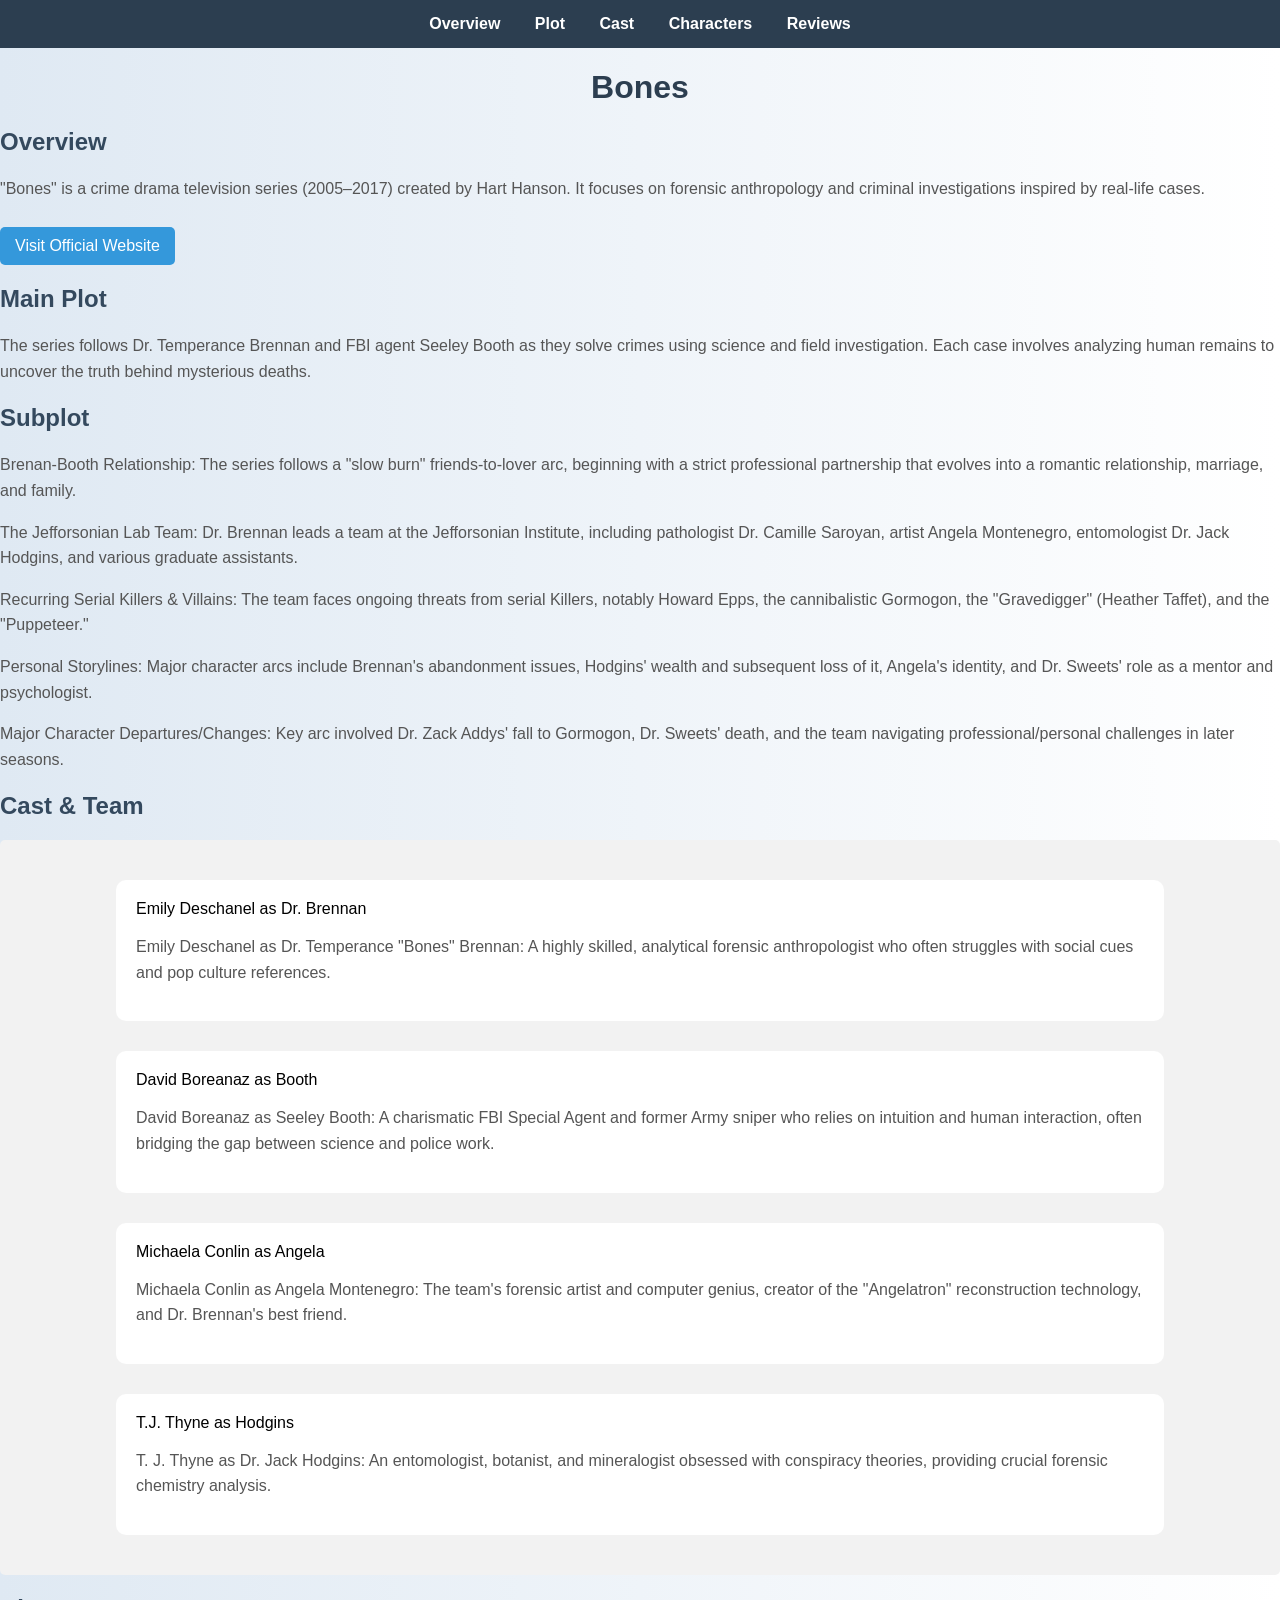
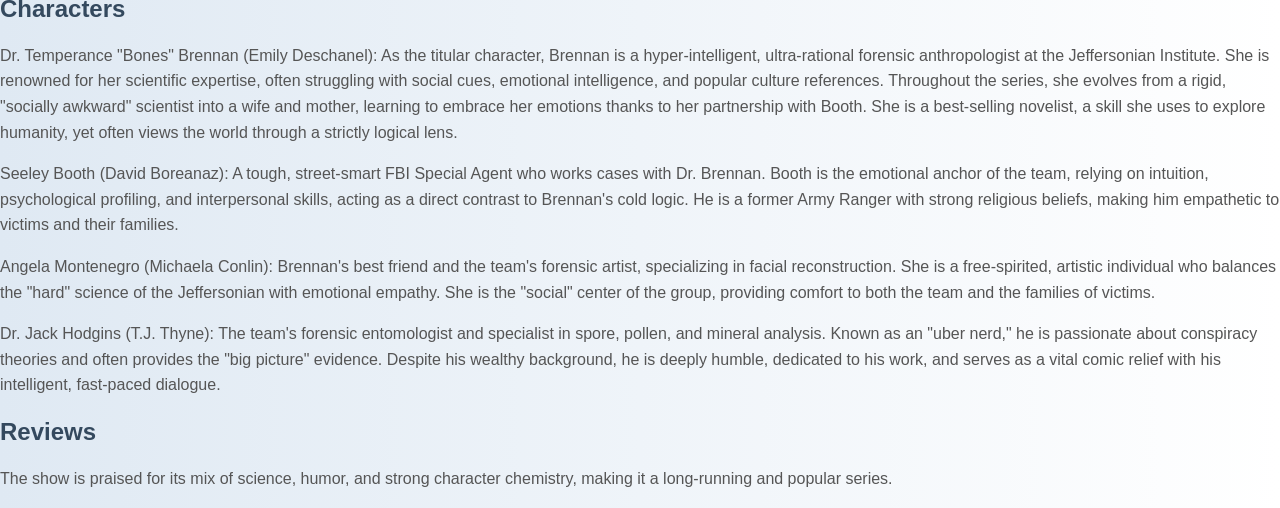
<file: index.html>
<!DOCTYPE html>
<html>
<head>
  <title>Bones TV Series</title>
  <link rel="stylesheet" href="style.css">
</head>

<body>

<!-- NAVBAR -->
<div class="navbar">
  <a href="#overview">Overview</a>
  <a href="#plot">Plot</a>
  <a href="#cast">Cast</a>
  <a href="#characters">Characters</a>
  <a href="#reviews">Reviews</a>
</div>

<h1>Bones</h1>

<!-- OVERVIEW -->
<h2 id="overview">Overview</h2>
<p class="text">
"Bones" is a crime drama television series (2005–2017) created by Hart Hanson. 
It focuses on forensic anthropology and criminal investigations inspired by real-life cases.
</p>

<a href="https://www.google.com/search?q=bones+&sca_esv=208b7340aaa9f1e9&sxsrf=ANbL-n7XcmwOAcR83kl8CdDnsXhG-YmsQQ%3A1776672481051&ei=4d7laZXqAv2GkdUPk9meiA8&biw=1664&bih=975&ved=0ahUKEwjV3vXg_PuTAxV9Q6QEHZOsB_EQ4dUDCBE&uact=5&oq=bones+&gs_lp=[base64]&sclient=gws-wiz-serp" target="_blank" class="button">
  Visit Official Website
</a>

<!-- PLOT -->
<h2 id="plot">Main Plot</h2>
<p class="text">
The series follows Dr. Temperance Brennan and FBI agent Seeley Booth as they 
solve crimes using science and field investigation. Each case involves analyzing 
human remains to uncover the truth behind mysterious deaths.
</p>

<h2 id="plot">Subplot</h2>
<p class="text">
Brenan-Booth Relationship: The series follows a "slow burn"
friends-to-lover arc, beginning with a strict professional
partnership that evolves into a romantic relationship, marriage, and family.
</p>

<p class="text">
The Jefforsonian Lab Team: Dr. Brennan leads a team at the Jefforsonian Institute,
including pathologist Dr. Camille Saroyan, artist Angela Montenegro, 
entomologist Dr. Jack Hodgins, and various graduate assistants.
</p>

<p class="text">
Recurring Serial Killers & Villains: The team faces ongoing threats from serial Killers,
notably Howard Epps, the cannibalistic Gormogon, the "Gravedigger"
(Heather Taffet), and the "Puppeteer."
</p>

<p class="text">
Personal Storylines: Major character arcs include Brennan's abandonment issues, Hodgins' wealth
and subsequent loss of it, Angela's identity, and Dr. Sweets' role as a mentor
and psychologist.
</p>

<p class="text">
Major Character Departures/Changes: Key arc involved Dr. Zack Addys' fall to
Gormogon, Dr. Sweets' death, and the team navigating professional/personal challenges
in later seasons.
</p>

<!-- CAST -->
<h2 id="cast">Cast & Team</h2>
<ul class="list">
  <li>
    <div class="container">
      <span>Emily Deschanel as Dr. Brennan</span>
<p class='text'>
Emily Deschanel as Dr. Temperance "Bones" Brennan: A highly skilled, analytical forensic anthropologist who often struggles with social cues and pop culture references.
</p>
    </div>
  </li>

  <li>
    <div class="container">
      <span>David Boreanaz as Booth</span>
  <p class='text'>
  David Boreanaz as Seeley Booth: A charismatic FBI Special Agent and former Army sniper who relies on intuition and human interaction, often bridging the gap between science and police work.
  </p>
    </div>
  </li>

  <li>
    <div class="container">
      <span>Michaela Conlin as Angela</span>
  <p class='text'>
  Michaela Conlin as Angela Montenegro: The team's forensic artist and computer genius, creator of the "Angelatron" reconstruction technology, and Dr. Brennan's best friend.
  </p>
    </div>
  </li>

  <li>
    <div class="container">
      <span>T.J. Thyne as Hodgins</span>
 <p class='text'>
T. J. Thyne as Dr. Jack Hodgins: An entomologist, botanist, and mineralogist obsessed with conspiracy theories, providing crucial forensic chemistry analysis.
 </p>
    </div>
  </li>
</ul>

<!-- CHARACTERS -->
<h2 id="characters">Characters</h2>
<p class="text">
Dr. Temperance "Bones" Brennan (Emily Deschanel): As the titular character, Brennan is a hyper-intelligent, ultra-rational forensic anthropologist at the Jeffersonian Institute. She is renowned for her scientific expertise, often struggling with social cues, emotional intelligence, and popular culture references. Throughout the series, she evolves from a rigid, "socially awkward" scientist into a wife and mother, learning to embrace her emotions thanks to her partnership with Booth. She is a best-selling novelist, a skill she uses to explore humanity, yet often views the world through a strictly logical lens.
</p>

<p class="text">
Seeley Booth (David Boreanaz): A tough, street-smart FBI Special Agent who works cases with Dr. Brennan. Booth is the emotional anchor of the team, relying on intuition, psychological profiling, and interpersonal skills, acting as a direct contrast to Brennan's cold logic. He is a former Army Ranger with strong religious beliefs, making him empathetic to victims and their families.
</p>

<p class="text">
Angela Montenegro (Michaela Conlin): Brennan's best friend and the team's forensic artist, specializing in facial reconstruction. She is a free-spirited, artistic individual who balances the "hard" science of the Jeffersonian with emotional empathy. She is the "social" center of the group, providing comfort to both the team and the families of victims.
</p>

<p class="text">
Dr. Jack Hodgins (T.J. Thyne): The team's forensic entomologist and specialist in spore, pollen, and mineral analysis. Known as an "uber nerd," he is passionate about conspiracy theories and often provides the "big picture" evidence. Despite his wealthy background, he is deeply humble, dedicated to his work, and serves as a vital comic relief with his intelligent, fast-paced dialogue.
</p>

<!-- REVIEWS -->
<h2 id="reviews">Reviews</h2>
<p class="text">
The show is praised for its mix of science, humor, and strong character chemistry, 
making it a long-running and popular series.
</p>

</div>

</body>
</html>
</file>
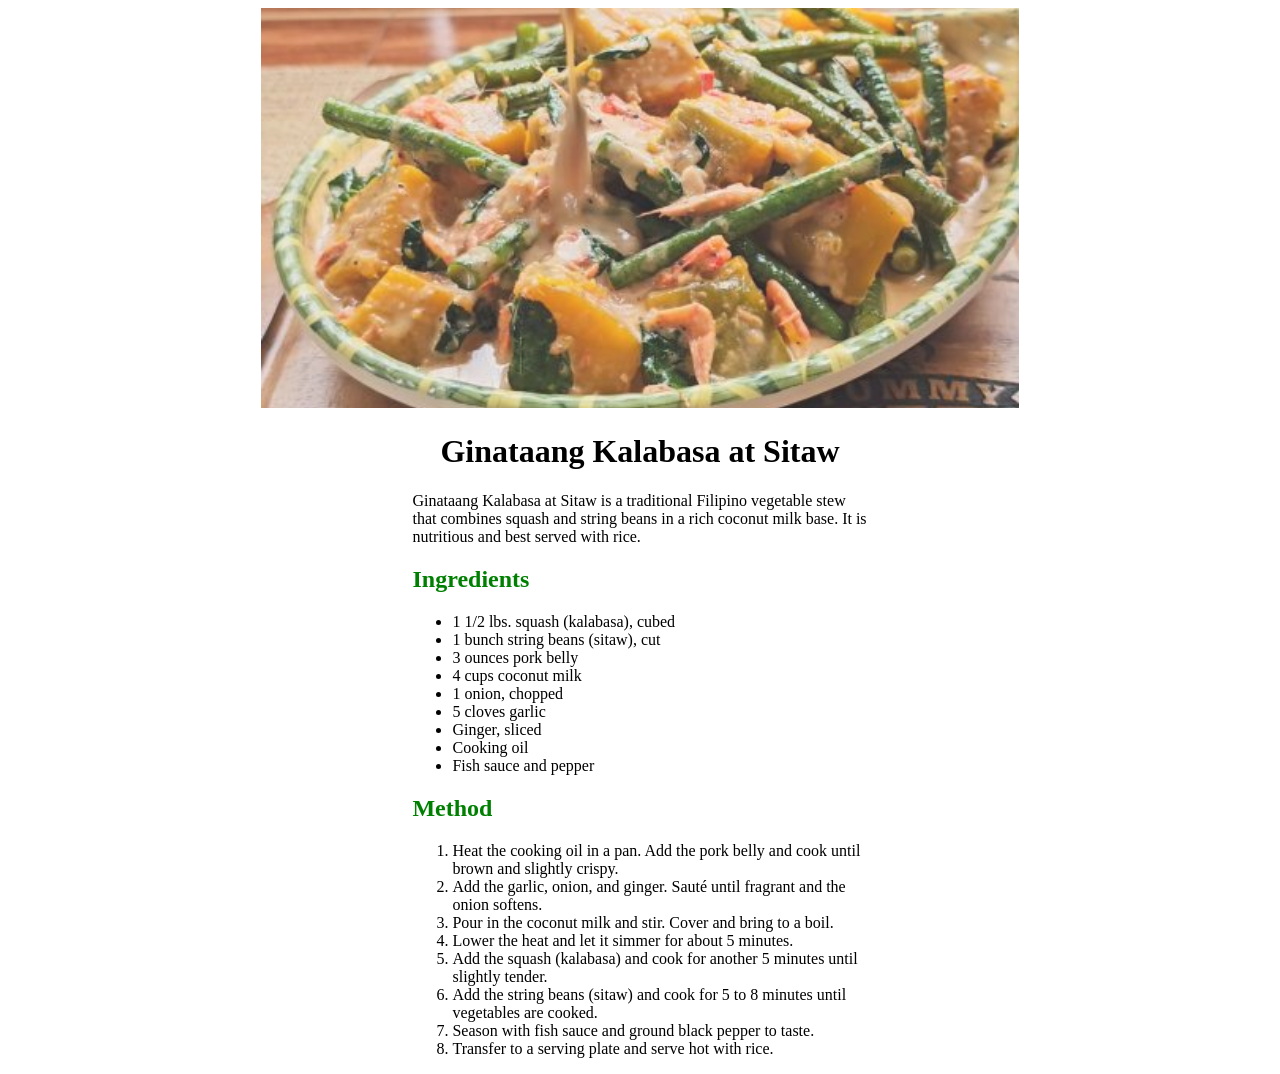
<file: recipe.html>
<!DOCTYPE html> 
<html lang="en"> 
    <head> 
        <!-- CONTAINER --> 
         <div class="container"> 
            <div class="header-image"> 
                <img src="Ginataang-Kalabasa-at-Sitaw.jpg" alt="Recipe"> 
            </div>
            
            <!-- This sets the character encoding --> 
            <meta charset="UTF-8"> 
            
            <!-- Makes the page responsive on different devices --> 
            <meta name="viewport" content="width=device-width, initial-scale=1.0"> <!-- Title shown on browser tab --> 
            
            <title>Ginataang Kalabasa at Sitaw</title> 
            
            <!-- Simple CSS for basic design --> 
             <style> 
             
             /* HEADER IMAGE */ 
             .header-image img 
             { 
            width: 100%; height: 400px; object-fit: cover; opacity: 0.85; 
             /* makes it slightly transparent */ 
             } 
             body { font-family: 'Times New Roman', Times, serif;
            } .container { width: 60%; margin: auto; 
            } h1 { text-align: center; } 
            h2 { color: green; } </style> </head> <body> <!-- Container to center all content --> 
                <div class="container"> 
                    
            <!-- Main heading (recipe name) --> 
             
            <h1>Ginataang Kalabasa at Sitaw</h1> 
            
            <!-- Description of the recipe --> 
            <p> Ginataang Kalabasa at Sitaw is a traditional Filipino 
                vegetable stew that combines squash and string beans in a rich coconut milk base. 
                It is nutritious and best served with rice. </p> 
                
            <!-- Ingredients section heading --> 
            <h2>Ingredients</h2> 
            
            <!-- Unordered list for ingredients --> 
            <ul> 
            <li>1 1/2 lbs. squash (kalabasa), cubed</li> 
            <li>1 bunch string beans (sitaw), cut</li> 
            <li>3 ounces pork belly</li> 
            <li>4 cups coconut milk</li> 
            <li>1 onion, chopped</li> 
            <li>5 cloves garlic</li> 
            <li>Ginger, sliced</li> 
            <li>Cooking oil</li> 
            <li>Fish sauce and pepper</li> 
        </ul> 
        
            <!-- Method section heading --> 
            <h2>Method</h2> 
            
            <!-- Ordered list for step-by-step procedure --> 
             
            <ol> 
            <li>Heat the cooking oil in a pan. Add the pork belly and cook until brown and slightly crispy.</li> 
            <li>Add the garlic, onion, and ginger. Sauté until fragrant and the onion softens.</li>
            <li>Pour in the coconut milk and stir. Cover and bring to a boil.</li> 
            <li>Lower the heat and let it simmer for about 5 minutes.</li> 
            <li>Add the squash (kalabasa) and cook for another 5 minutes until slightly tender.</li> 
            <li>Add the string beans (sitaw) and cook for 5 to 8 minutes until vegetables are cooked.</li> 
            <li>Season with fish sauce and ground black pepper to taste.</li> 
            <li>Transfer to a serving plate and serve hot with rice.</li> 
        
        </ol>
     </div>
     </body> 
 </html>
</file>
<file: style.css>
body {
  font-family: Arial, sans-serif;
  margin: 0;
  background: linear-gradient(to right, #dfe9f3, #ffffff);
}

/* NAVBAR */
.navbar {
  background-color: #2c3e50;
  padding: 15px;
  text-align: center;
}

.navbar a {
  color: white;
  margin: 0 15px;
  text-decoration: none;
  font-weight: bold;
}

.navbar a:hover {
  text-decoration: underline;
}

/* HEADER IMAGE */
.header-image img {
  width: 100%;
  height: 600px;
  object-fit: cover;
  opacity: 0.85; /* makes it slightly transparent */
}
/* MAIN CONTAINER */

.container {
  width: 80%;
  margin: 30px auto;
  background-color: white;
  padding: 20px;
  border-radius: 10px;
}

/* HEADINGS */
h1 {
  text-align: center;
  color: #2c3e50;
}

h2 {
  color: #34495e;
  margin-top: 20px;
}

/* TEXT */
.text {
  color: #555;
  line-height: 1.6;
}

/* LIST */
.list {
  background-color: #f2f2f2;
  padding: 10px;
  border-radius: 5px;
}

/* BUTTON LINK */
.button {
  display: inline-block;
  padding: 10px 15px;
  background-color: #3498db;
  color: white;
  text-decoration: none;
  border-radius: 5px;
  margin-top: 10px;
}

.button:hover {
  background-color: #2980b9;
}
</file>
